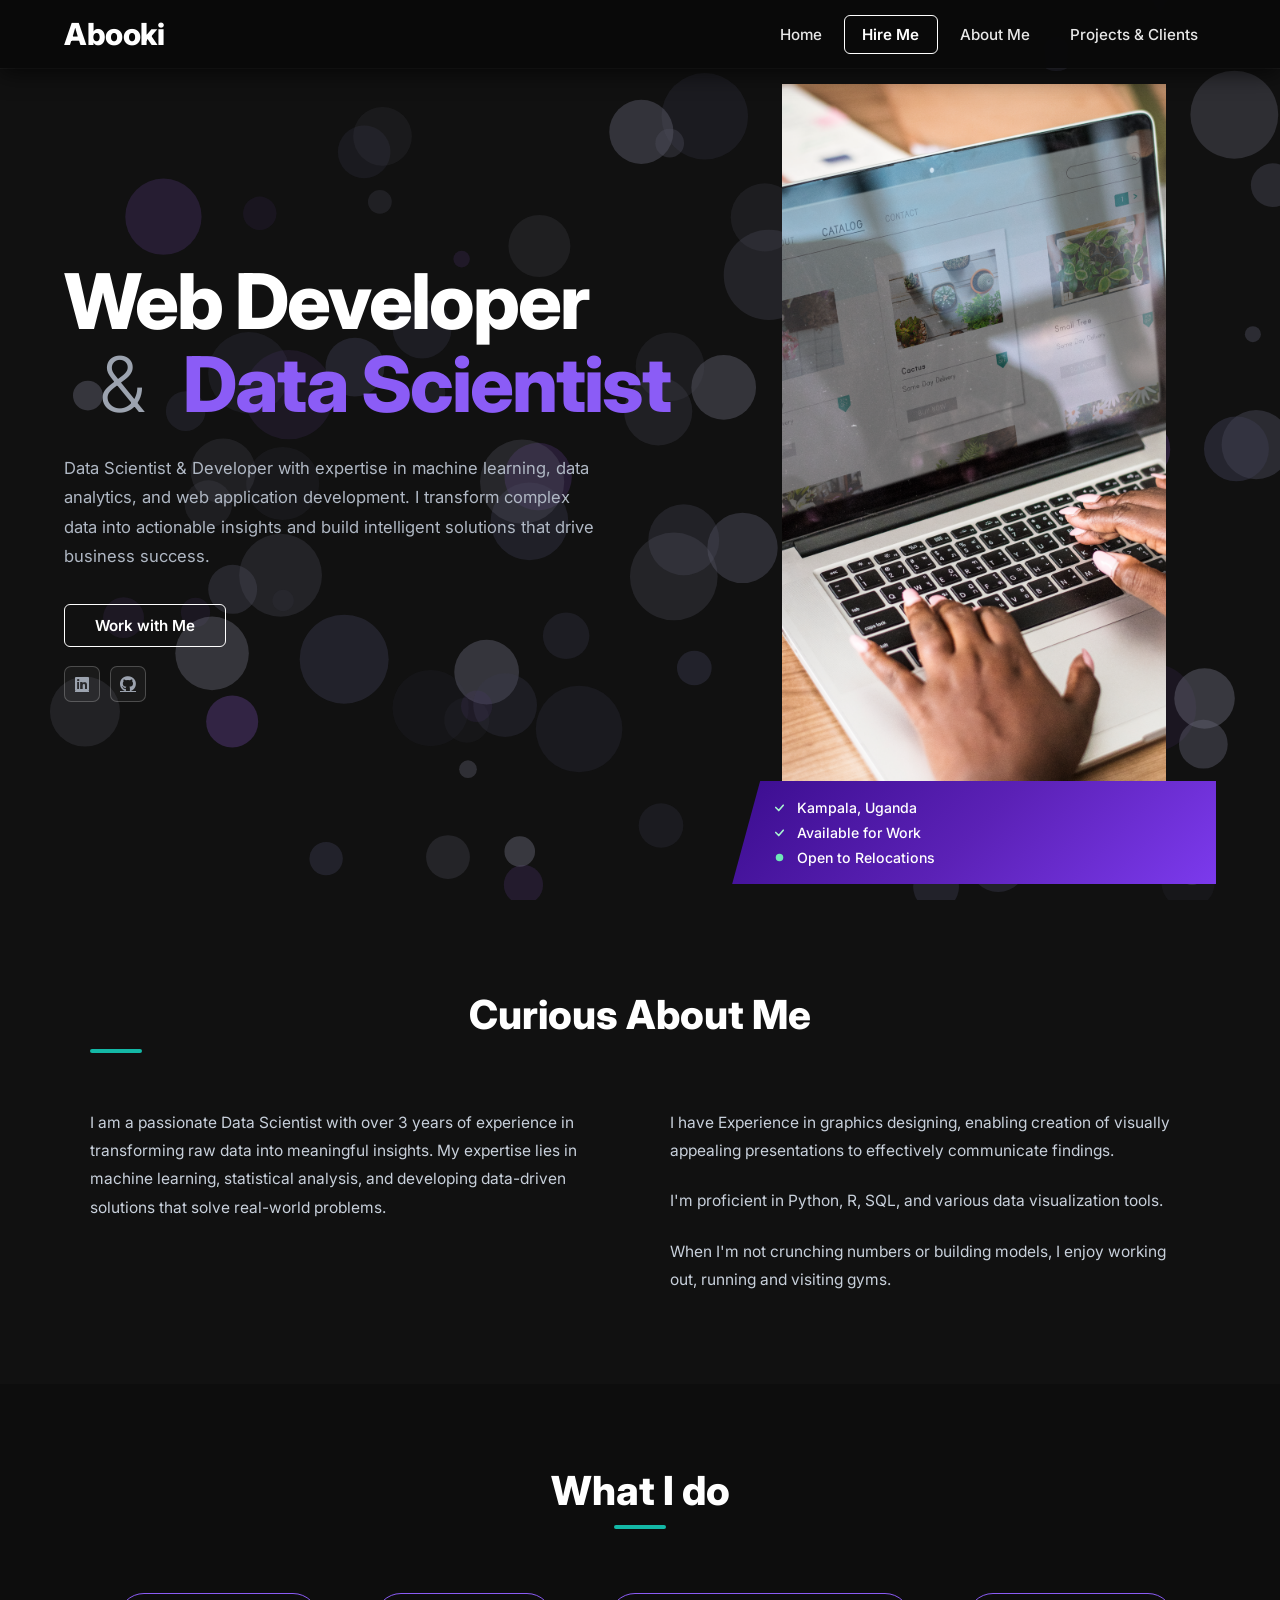
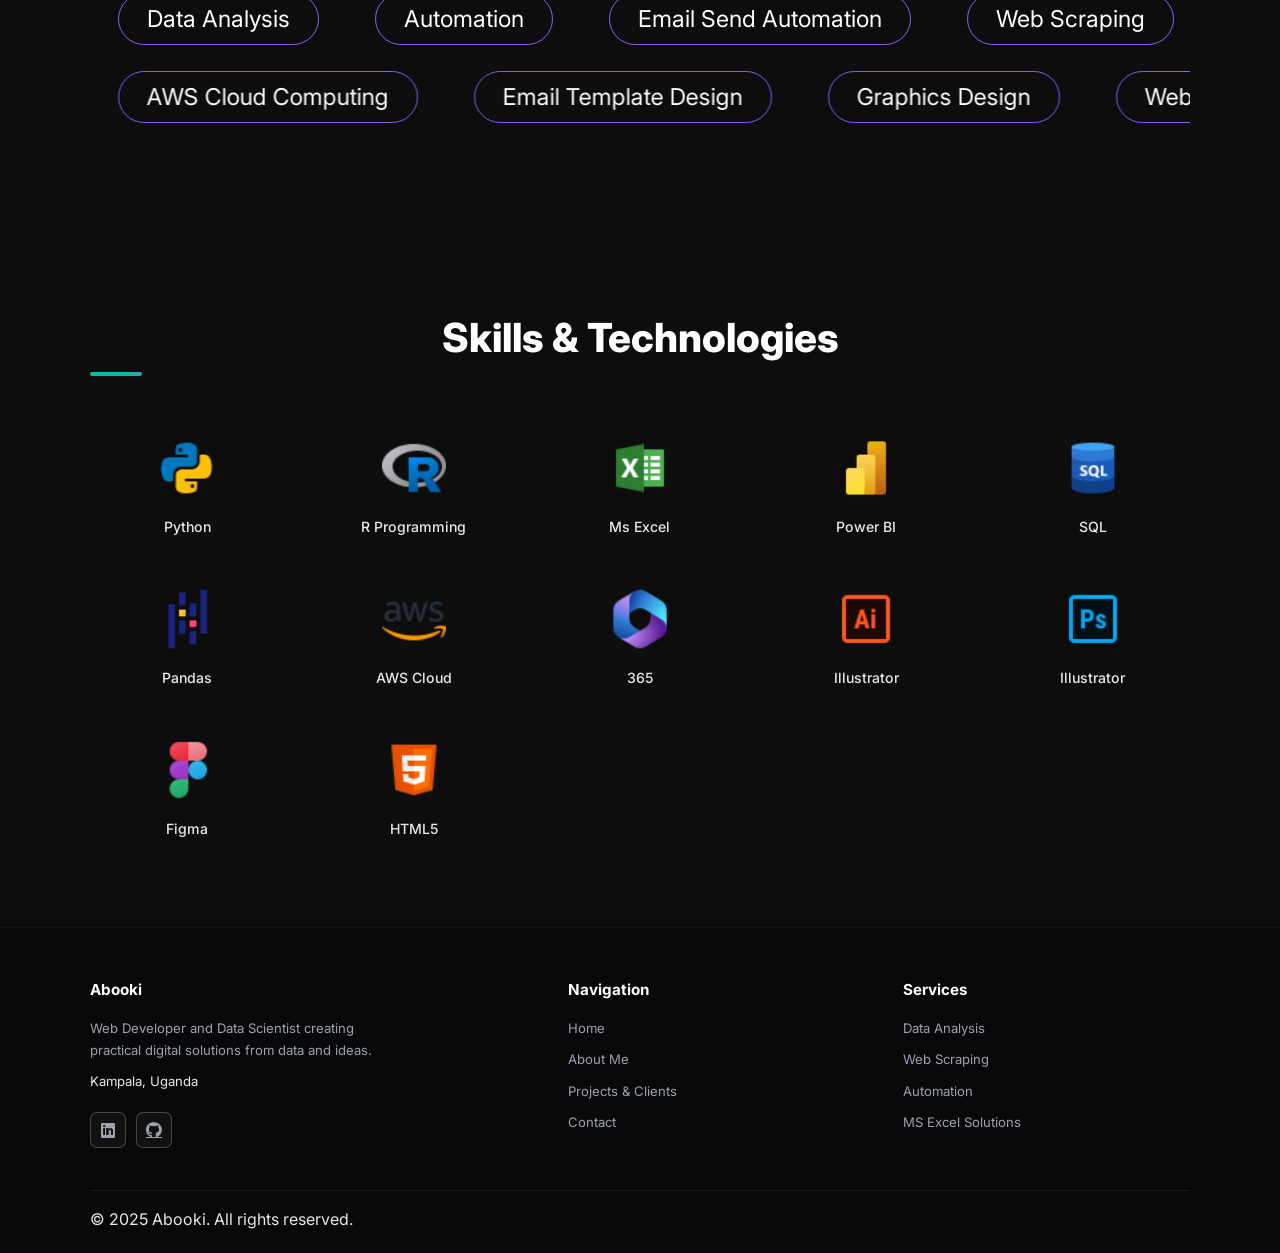
<file: index.html>
<!DOCTYPE html>
<html lang="en">
<head>
  <meta charset="UTF-8" />
  <meta name="viewport" content="width=device-width, initial-scale=1.0" />
  <title>Kunihira Joshua | Web Developer, Data Scientist & Freelance Analyst in Kampala, Uganda</title>
  <meta name="description" content="Kunihira Joshua is a freelance web developer and data scientist in Kampala, Uganda, offering web development, data analysis, dashboard design, automation, web scraping, and machine learning services for businesses and startups." />
  <meta name="keywords" content="web developer Uganda, freelance web developer Kampala, data scientist Uganda, data analyst Uganda, business dashboards, automation services, web scraping Uganda, Python developer Kampala, machine learning freelancer, Power BI expert, Excel automation, website design Uganda, IT consultant Uganda" />
  <meta name="author" content="Kunihira Joshua" />
  <meta name="robots" content="index, follow, max-image-preview:large, max-snippet:-1, max-video-preview:-1" />
  <meta name="theme-color" content="#0b1220" />
  <meta name="generator" content="HTML5" />
  <meta property="og:title" content="Kunihira Joshua | Web Developer & Data Scientist in Kampala, Uganda" />
  <meta property="og:description" content="Freelance web development, business dashboards, automation, and data science solutions for startups, SMEs, and growing brands in Uganda." />
  <meta property="og:type" content="website" />
  <meta property="og:url" content="/" />
  <meta property="og:image" content="images/laptop.jpg" />
  <meta property="og:locale" content="en_UG" />
  <meta property="og:site_name" content="Kunihira Joshua" />
  <meta name="twitter:card" content="summary_large_image" />
  <meta name="twitter:title" content="Kunihira Joshua | Web Developer & Data Scientist" />
  <meta name="twitter:description" content="Custom websites, analytics dashboards, automation, and AI-powered business solutions." />
  <meta name="twitter:image" content="images/laptop.jpg" />
  <link rel="preconnect" href="https://fonts.googleapis.com" />
  <link rel="preconnect" href="https://fonts.gstatic.com" crossorigin />
  <link href="https://fonts.googleapis.com/css2?family=Inter:wght@300;400;500;600;700;800;900&display=swap" rel="stylesheet" />
  <link rel="stylesheet" href="https://cdnjs.cloudflare.com/ajax/libs/font-awesome/6.5.1/css/all.min.css">
  <link rel="stylesheet" href="styles.css">
  <script type="application/ld+json">
    {
      "@context": "https://schema.org",
      "@type": "ProfessionalService",
      "name": "Kunihira Joshua",
      "alternateName": ["Kunihira Joshua Freelance Services", "Kunihira Joshua Tech Studio"],
      "description": "Freelance web developer and data scientist in Kampala, Uganda, helping businesses with web development, data analytics, automation, dashboard reporting, web scraping, and machine learning solutions.",
      "founder": {
        "@type": "Person",
        "name": "Kunihira Joshua"
      },
      "address": {
        "@type": "PostalAddress",
        "addressLocality": "Kampala",
        "addressCountry": "UG"
      },
      "areaServed": ["Kampala, Uganda", "Uganda", "East Africa", "Worldwide"],
      "email": "kunihirajoshua270@gmail.com",
      "url": "/",
      "priceRange": "$$",
      "paymentAccepted": ["Bank transfer", "Mobile money", "PayPal", "Cash"],
      "currenciesAccepted": "UGX",
      "sameAs": [
        "https://www.linkedin.com/in/kunihira-joshua",
        "https://github.com/200-4",
        "https://wa.me/message/ZIF7BYUHMMK7P1"
      ],
      "image": "images/laptop.jpg",
      "logo": "images/laptop.jpg",
      "contactPoint": {
        "@type": "ContactPoint",
        "contactType": "sales",
        "email": "kunihirajoshua270@gmail.com",
        "areaServed": ["Kampala, Uganda", "Uganda", "Worldwide"],
        "availableLanguage": ["English"]
      },
      "hasOfferCatalog": {
        "@type": "OfferCatalog",
        "name": "Abooki Services",
        "itemListElement": [
          { "@type": "Offer", "itemOffered": { "@type": "Service", "name": "Web Development", "provider": { "@type": "Organization", "name": "Abooki" }, "description": "Responsive business websites, portfolio websites, landing pages, and custom web applications built for performance and business growth." } },
          { "@type": "Offer", "itemOffered": { "@type": "Service", "name": "Data Analysis", "provider": { "@type": "Organization", "name": "Abooki" }, "description": "Business intelligence, KPI reporting, performance dashboards, trend analysis, and data-driven decision support." } },
          { "@type": "Offer", "itemOffered": { "@type": "Service", "name": "Automation", "provider": { "@type": "Organization", "name": "Abooki" }, "description": "Workflow automation, email automation, repetitive task optimization, and operational efficiency systems." } },
          { "@type": "Offer", "itemOffered": { "@type": "Service", "name": "Web Scraping", "provider": { "@type": "Organization", "name": "Abooki" }, "description": "Data extraction and structured collection solutions for research, reporting, and business intelligence." } },
          { "@type": "Offer", "itemOffered": { "@type": "Service", "name": "Dashboard Design", "provider": { "@type": "Organization", "name": "Abooki" }, "description": "Power BI, Excel, and custom dashboards designed for easier executive reporting and operational insight." } },
          { "@type": "Offer", "itemOffered": { "@type": "Service", "name": "Machine Learning Solutions", "provider": { "@type": "Organization", "name": "Abooki" }, "description": "Predictive analytics, customer churn models, sentiment analysis, and AI-powered business solutions." } }
        ]
      }
    }
  </script>
</head>
<body>

<!-- ══════════════════ NAVBAR ═══════════════════ -->
<nav id="navbar">
  <a href="index.html" class="nav-logo">Abooki</a>
  <button class="hamburger" id="hamburger" aria-label="Toggle menu" aria-expanded="false">
    <i class="fa-solid fa-bars"></i>
    <i class="fa-solid fa-xmark"></i>
  </button>
  <ul class="nav-links" id="nav-links">
    <li><a href="index.html">Home</a></li>
    <li><a href="contact.html" class="btn-hire">Hire Me</a></li>
    <li><a href="index.html#about">About Me</a></li>
    <li><a href="projects.html">Projects &amp; Clients</a></li>
  </ul>
</nav>


<!-- ═══════════════════ HERO ═══════════════════════ -->
<section id="home">
  <canvas id="circles-canvas"></canvas>

  <div class="hero-container">

    <!-- Left: text content -->
    <div class="hero-left reveal">
      <h1 class="hero-title">
        Web Developer
        <span class="second-line"><span class="amp">&amp;</span><span class="accent"> Data Scientist</span></span>
      </h1>
      <p class="hero-desc">
        Data Scientist &amp; Developer with expertise in machine learning, data analytics,
        and web application development. I transform complex data into actionable insights
        and build intelligent solutions that drive business success.
      </p>
      <a href="#contact" class="btn-work">Work with Me</a>
      <div class="social-icons">
        <!-- LinkedIn -->
        <a class="social-btn" href="www.linkedin.com/in/kunihira-joshua" title="LinkedIn" aria-label="LinkedIn">
          <i class="fa-brands fa-linkedin"></i>
        </a>
        <!-- GitHub -->
        <a class="social-btn" href="https://github.com/200-4" title="GitHub" aria-label="GitHub">
          <i class="fa-brands fa-github"></i>
        </a>
      </div>
    </div>

    <!-- Right: photo + banner -->
    <div class="hero-right reveal">
      <img
        src="images/laptop.jpg"
        alt="Abooki — Web Developer & Data Scientist"
        class="hero-photo"
      />
      <div class="hero-banner">
        <div class="banner-item">
          <svg viewBox="0 0 20 20" fill="none" class="banner-check">
            <path d="M5 10l4 4 6-7" stroke="currentColor" stroke-width="2.2" stroke-linecap="round" stroke-linejoin="round"/>
          </svg>
          Kampala, Uganda
        </div>
        <div class="banner-item">
          <svg viewBox="0 0 20 20" fill="none" class="banner-check">
            <path d="M5 10l4 4 6-7" stroke="currentColor" stroke-width="2.2" stroke-linecap="round" stroke-linejoin="round"/>
          </svg>
          Available for Work
        </div>
        <div class="banner-item">
          <svg viewBox="0 0 20 20" fill="none" class="banner-dot">
            <circle cx="10" cy="10" r="5" fill="currentColor"/>
          </svg>
          Open to Relocations
        </div>
      </div>
    </div>

  </div>
</section>

<!-- ═══════════════ CURIOUS ABOUT ME ═════════════════ -->
<section id="about">
  <div class="curious-inner">
    <div class="section-header reveal">
      <h2>Curious About Me</h2>
      <span class="section-underline"></span>
    </div>
    <div class="curious-grid">
      <div class="curious-col reveal">
        <p>
          I am a passionate Data Scientist with over 3 years of experience in
          transforming raw data into meaningful insights. My expertise lies in
          machine learning, statistical analysis, and developing data-driven
          solutions that solve real-world problems.
        </p>
      </div>
      <div class="curious-col reveal">
        <p>
          I have Experience in graphics designing, enabling creation of visually
          appealing presentations to effectively communicate findings.
        </p>
        <p>
          I'm proficient in Python, R, SQL, and various data visualization tools.
        </p>
        <p>
          When I'm not crunching numbers or building models, I enjoy working
          out, running and visiting gyms.
        </p>
      </div>
    </div>
  </div>
</section>

<!-- ═══════════════ WHAT I DO ══════════════════════════ -->
<section id="services">
  <div class="services-inner">
    <div class="section-header reveal">
      <h2>What I do</h2>
      <span class="section-underline"></span>
    </div>
    <div class="services-marquee" aria-label="Services offered">
      <div class="services-track services-track-right">
        <div class="services-group">
          <span class="service-pill">Data Analysis</span>
          <span class="service-pill">Automation</span>
          <span class="service-pill">Email Send Automation</span>
          <span class="service-pill">Web Scraping</span>
        </div>
        <div class="services-group" aria-hidden="true">
          <span class="service-pill">Data Analysis</span>
          <span class="service-pill">Automation</span>
          <span class="service-pill">Email Send Automation</span>
          <span class="service-pill">Web Scraping</span>
        </div>
      </div>
      <div class="services-track services-track-left">
        <div class="services-group">
          <span class="service-pill">AWS Cloud Computing</span>
          <span class="service-pill">Email Template Design</span>
          <span class="service-pill">Graphics Design</span>
          <span class="service-pill">Web Design</span>
        </div>
        <div class="services-group" aria-hidden="true">
          <span class="service-pill">AWS Cloud Computing</span>
          <span class="service-pill">Email Template Design</span>
          <span class="service-pill">Graphics Design</span>
          <span class="service-pill">Web Design</span>
        </div>
      </div>
    </div>
  </div>
</section>

<!-- ═══════════════ SKILLS & TECHNOLOGIES ════════════ -->
<section id="skills">
  <div class="skills-inner">
    <div class="section-header reveal">
      <h2>Skills &amp; Technologies</h2>
      <span class="section-underline"></span>
    </div>
    <div class="skills-grid">

      <!-- Row 1 -->
      <div class="skill-card reveal">
        <div class="skill-icon">
          <!-- Python SVG -->
          <img src="images/icons8-python-48.png" alt="Python Programming">
        </div>
        <span class="skill-label">Python</span>
      </div>

      <div class="skill-card reveal">
        <div class="skill-icon">
          <!-- R Programming SVG -->
           <img src="images/icons8-r-project-48.png" alt="R programming">
        </div>
        <span class="skill-label">R Programming</span>
      </div>

      <div class="skill-card reveal">
        <div class="skill-icon">
          <!-- MS Excel -->
          <img src="images/icons8-microsoft-excel-48.png" alt="MS Excel">
        </div>
        <span class="skill-label">Ms Excel</span>
      </div>

      <div class="skill-card reveal">
        <div class="skill-icon">
          <!-- Power BI -->
          <img src="images/icons8-power-bi-2021-48.png" alt="power bi">
        </div>
        <span class="skill-label">Power BI</span>
      </div>

      <div class="skill-card reveal">
        <div class="skill-icon">
          <!-- SQL -->
          <img src="images/icons8-sql-48.png" alt="">
        </div>
        <span class="skill-label">SQL</span>
      </div>

      <!-- Row 2 -->
      <div class="skill-card reveal">
        <div class="skill-icon">
          <!-- Pandas -->
          <img src="images/icons8-pandas-48.png" alt="pandas">
        </div>
        <span class="skill-label">Pandas</span>
      </div>

      <div class="skill-card reveal">
        <div class="skill-icon">
          <!-- AWS Cloud -->
          <img src="images/icons8-aws-48.png" alt="AWS Cloud">
        </div>
        <span class="skill-label">AWS Cloud</span>
      </div>

      <div class="skill-card reveal">
        <div class="skill-icon">
          <!-- Microsoft 365 -->
          <img src="images/icons8-microsoft-365-48.png" alt="Office 365">
        </div>
        <span class="skill-label">365</span>
      </div>

      <div class="skill-card reveal">
        <div class="skill-icon">
          <!-- illustrator -->
          <img src="images/icons8-adobe-illustrator-48.png" alt="">
        </div>
        <span class="skill-label">Illustrator</span>
      </div>

      <div class="skill-card reveal">
        <div class="skill-icon">
          <!-- Photoshop -->
          <img src="images/icons8-adobe-photoshop-48.png" alt="">
        </div>
        <span class="skill-label">Illustrator</span>
      </div>

      <!-- Row 3 -->
      <div class="skill-card reveal">
        <div class="skill-icon">
          <!-- Figma -->
          <img src="images/icons8-figma-48.png" alt="Figma">
        </div>
        <span class="skill-label">Figma</span>
      </div>

      <div class="skill-card reveal">
        <div class="skill-icon">
          <!-- HTML5 -->
          <img src="images/icons8-html5-48.png" alt="">
        </div>
        <span class="skill-label">HTML5</span>
      </div>

      
    </div><!-- /skills-grid -->
  </div>
</section>
<!-- ═══════════════ FOOTER ════════════════════════════ -->
<footer>
  <div class="footer-content">
    <div class="footer-column footer-about">
      <h3>Abooki</h3>
      <p>Web Developer and Data Scientist creating practical digital solutions from data and ideas.</p>
      <p class="footer-location">Kampala, Uganda</p>
      <div class="footer-social">
        <a class="social-btn" href="www.linkedin.com/in/kunihira-joshua" title="LinkedIn" aria-label="LinkedIn">
          <i class="fa-brands fa-linkedin"></i>
        </a>
        <a class="social-btn" href="https://github.com/200-4" title="GitHub" aria-label="GitHub">
          <i class="fa-brands fa-github"></i>
        </a>
      </div>
    </div>
    <div class="footer-column">
      <h3>Navigation</h3>
      <ul class="footer-list">
        <li><a href="index.html">Home</a></li>
        <li><a href="index.html#about">About Me</a></li>
        <li><a href="projects.html">Projects &amp; Clients</a></li>
        <li><a href="contact.html">Contact</a></li>
      </ul>
    </div>
    <div class="footer-column">
      <h3>Services</h3>
      <ul class="footer-list">
        <li>Data Analysis</li>
        <li>Web Scraping</li>
        <li>Automation</li>
        <li>MS Excel Solutions</li>
      </ul>
    </div>
  </div>
  <div class="footer-bottom"><p>© 2025 Abooki. All rights reserved.</p></div>
</footer>
<!-- ═══════════════ JAVASCRIPT ════════════════════════ -->
<script src="scripts.js"></script>

</body>
</html>
</file>
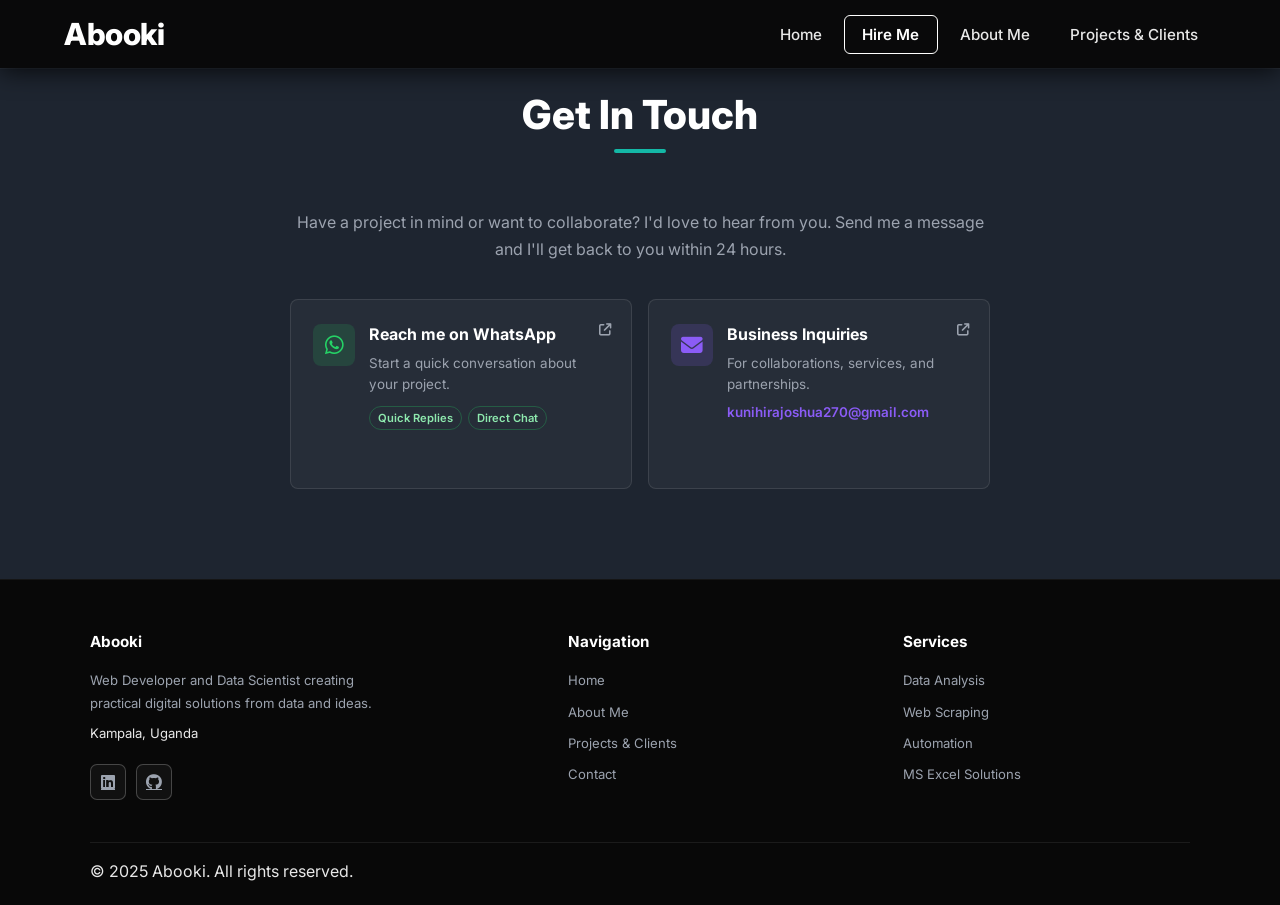
<file: contact.html>
<!DOCTYPE html>
<html lang="en">
<head>
  <meta charset="UTF-8" />
  <meta name="viewport" content="width=device-width, initial-scale=1.0" />
  <title>Hire Kunihira Joshua | Web Developer & Data Scientist | IT in Uganda</title>
  <meta name="description" content="Hire Kunihira Joshua for web development, data analysis, automation, dashboard design, web scraping, and machine learning projects in Kampala, Uganda." />
  <meta name="keywords" content="hire web developer Uganda, freelance data scientist Kampala, data analyst for hire, web scraping services, automation consultant Uganda, machine learning freelancer, dashboard developer, website designer Kampala" />
  <meta name="author" content="Kunihira Joshua" />
  <meta name="robots" content="index, follow" />
  <meta property="og:title" content="Hire Kunihira Joshua | Freelance Web Developer & Data Scientist in Kampala" />
  <meta property="og:description" content="I build websites, dashboards, automation workflows, and data solutions for businesses in Uganda and beyond." />
  <meta property="og:type" content="website" />
  <meta property="og:url" content="/contact.html" />
  <meta property="og:image" content="images/laptop.jpg" />
  <meta name="twitter:card" content="summary_large_image" />
  <link rel="preconnect" href="https://fonts.googleapis.com" />
  <link rel="preconnect" href="https://fonts.gstatic.com" crossorigin />
  <link href="https://fonts.googleapis.com/css2?family=Inter:wght@300;400;500;600;700;800;900&display=swap" rel="stylesheet" />
  <link rel="stylesheet" href="https://cdnjs.cloudflare.com/ajax/libs/font-awesome/6.5.1/css/all.min.css">
  <link rel="stylesheet" href="styles.css">
  <script type="application/ld+json">
    {
      "@context": "https://schema.org",
      "@type": "ContactPage",
      "name": "Hire Abooki",
      "description": "Contact Abooki for freelance web development, data analysis, automation, dashboard reporting, and machine learning projects in Kampala, Uganda.",
      "mainEntity": {
        "@type": "ProfessionalService",
        "name": "Abooki",
        "alternateName": "Abooki Freelance Services",
        "email": "kunihirajoshua270@gmail.com",
        "areaServed": ["Kampala, Uganda", "Uganda", "East Africa", "Worldwide"],
        "address": {
          "@type": "PostalAddress",
          "addressLocality": "Kampala",
          "addressCountry": "UG"
        },
        "contactPoint": {
          "@type": "ContactPoint",
          "contactType": "sales",
          "email": "kunihirajoshua270@gmail.com",
          "availableLanguage": ["English"]
        },
        "sameAs": [
          "https://www.linkedin.com/in/kunihira-joshua",
          "https://github.com/200-4",
          "https://wa.me/message/ZIF7BYUHMMK7P1"
        ]
      }
    }
  </script>
</head>
<body>

<!-- ══════════════════ NAVBAR ═══════════════════ -->
<nav id="navbar">
  <a href="index.html" class="nav-logo">Abooki</a>
  <button class="hamburger" id="hamburger" aria-label="Toggle menu" aria-expanded="false">
    <i class="fa-solid fa-bars"></i>
  </button>
  <ul class="nav-links" id="nav-links">
    <li><a href="index.html">Home</a></li>
    <li><a href="contact.html" class="btn-hire">Hire Me</a></li>
    <li><a href="index.html#about">About Me</a></li>
    <li><a href="projects.html">Projects &amp; Clients</a></li>
  </ul>
</nav>

<!-- ═══════════════ CONTACT ═══════════════════════════ -->
<section id="contact">
  <div class="contact-inner">
    <div class="section-header reveal">
      <h2>Get In Touch</h2>
      <span class="section-underline" style="margin: 10px auto 0;"></span>
    </div>
    <p>
      Have a project in mind or want to collaborate? I'd love to hear from you.
      Send me a message and I'll get back to you within 24 hours.
    </p>
    <div class="contact-options">
      <a class="contact-card reveal" href="https://wa.me/message/ZIF7BYUHMMK7P1" target="_blank" rel="noopener noreferrer">
        <span class="contact-card-icon whatsapp-icon"><i class="fa-brands fa-whatsapp"></i></span>
        <span class="contact-card-content">
          <span class="contact-card-title">Reach me on WhatsApp</span>
          <span class="contact-card-description">Start a quick conversation about your project.</span>
          <span class="contact-card-tags">
            <span>Quick Replies</span>
            <span>Direct Chat</span>
          </span>
        </span>
        <i class="fa-solid fa-arrow-up-right-from-square contact-card-arrow"></i>
      </a>
      <a class="contact-card reveal" href="mailto:kunihirajoshua270@gmail.com">
        <span class="contact-card-icon email-icon"><i class="fa-solid fa-envelope"></i></span>
        <span class="contact-card-content">
          <span class="contact-card-title">Business Inquiries</span>
          <span class="contact-card-description">For collaborations, services, and partnerships.</span>
          <span class="contact-card-email">kunihirajoshua270@gmail.com</span>
        </span>
        <i class="fa-solid fa-arrow-up-right-from-square contact-card-arrow"></i>
      </a>
    </div>
  </div>
</section>
<!-- ═══════════════ FOOTER ════════════════════════════ -->
<footer>
  <div class="footer-content">
    <div class="footer-column footer-about">
      <h3>Abooki</h3>
      <p>Web Developer and Data Scientist creating practical digital solutions from data and ideas.</p>
      <p class="footer-location">Kampala, Uganda</p>
      <div class="footer-social">
        <a class="social-btn" href="www.linkedin.com/in/kunihira-joshua" title="LinkedIn" aria-label="LinkedIn">
          <i class="fa-brands fa-linkedin"></i>
        </a>
        <a class="social-btn" href="https://github.com/200-4" title="GitHub" aria-label="GitHub">
          <i class="fa-brands fa-github"></i>
        </a>
      </div>
    </div>
    <div class="footer-column">
      <h3>Navigation</h3>
      <ul class="footer-list">
        <li><a href="index.html">Home</a></li>
        <li><a href="index.html#about">About Me</a></li>
        <li><a href="projects.html">Projects &amp; Clients</a></li>
        <li><a href="contact.html">Contact</a></li>
      </ul>
    </div>
    <div class="footer-column">
      <h3>Services</h3>
      <ul class="footer-list">
        <li>Data Analysis</li>
        <li>Web Scraping</li>
        <li>Automation</li>
        <li>MS Excel Solutions</li>
      </ul>
    </div>
  </div>
  <div class="footer-bottom"><p>© 2025 Abooki. All rights reserved.</p></div>
</footer>
<!-- ═══════════════ JAVASCRIPT ════════════════════════ -->
<script src="scripts.js"></script>

</body>
</html>
</file>
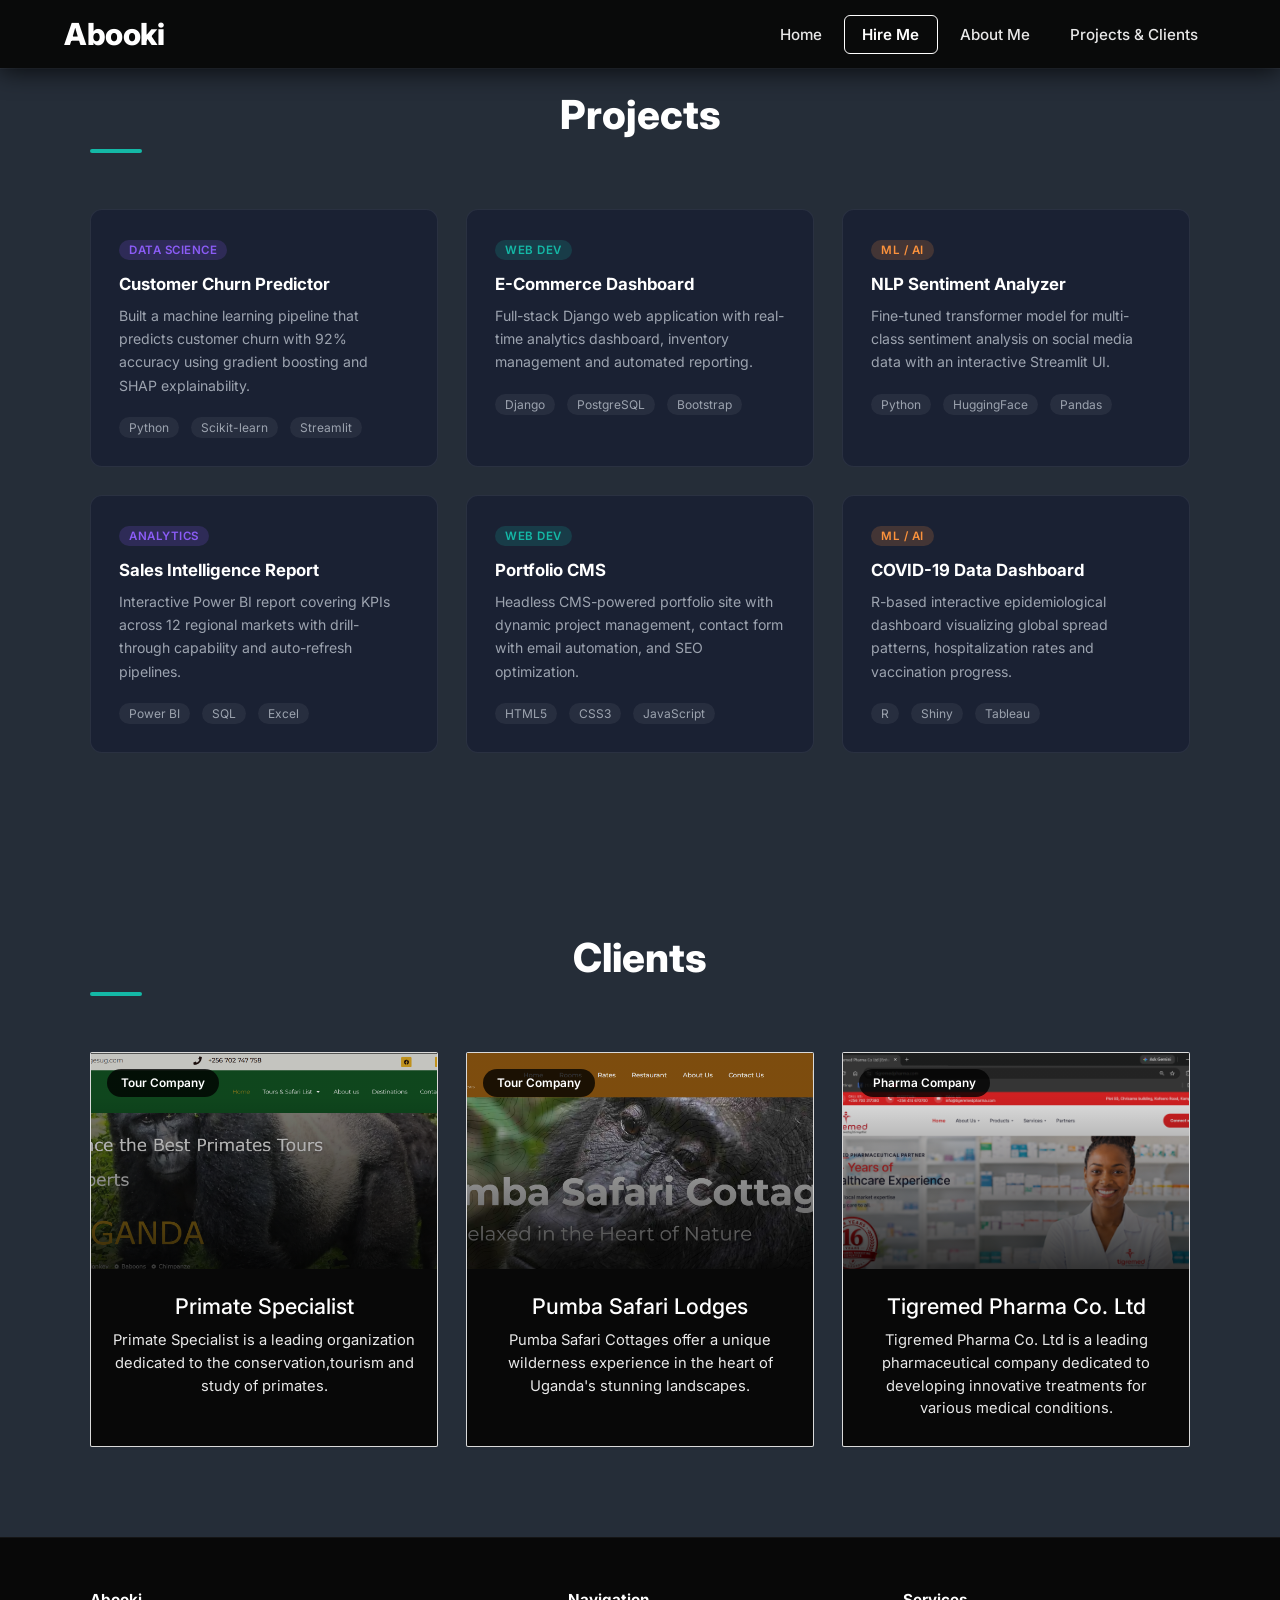
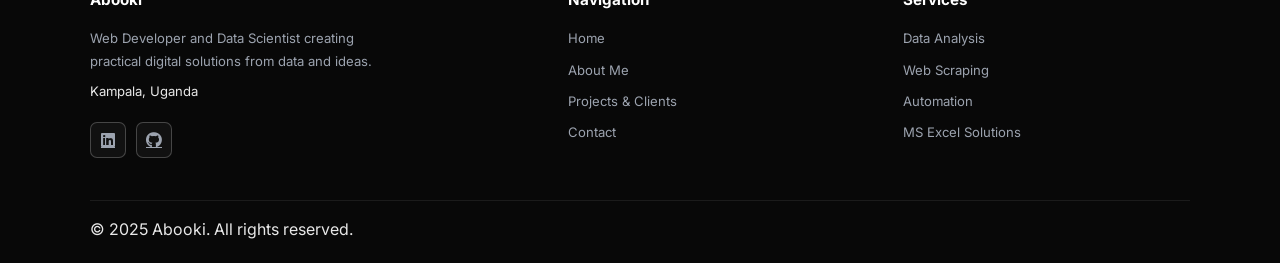
<file: projects.html>
<!DOCTYPE html>
<html lang="en">
<head>
  <meta charset="UTF-8" />
  <meta name="viewport" content="width=device-width, initial-scale=1.0" />
  <title>Abooki Projects | Web Development, Data Science & Analytics Work</title>
  <meta name="description" content="Explore Abooki projects including web applications, dashboards, machine learning models, analytics reports, and automation solutions for businesses." />
  <meta name="keywords" content="Abooki projects, web development portfolio, data science portfolio, analytics dashboard projects, machine learning projects, automation solutions, freelance developer portfolio Uganda" />
  <meta name="author" content="Abooki" />
  <meta name="robots" content="index, follow" />
  <meta property="og:title" content="Abooki Projects | Web Development & Data Science" />
  <meta property="og:description" content="Examples of business websites, data dashboards, AI models, and automation work delivered by Abooki." />
  <meta property="og:type" content="website" />
  <meta property="og:url" content="/projects.html" />
  <meta property="og:image" content="images/laptop.jpg" />
  <meta name="twitter:card" content="summary_large_image" />
  <link rel="preconnect" href="https://fonts.googleapis.com" />
  <link rel="preconnect" href="https://fonts.gstatic.com" crossorigin />
  <link href="https://fonts.googleapis.com/css2?family=Inter:wght@300;400;500;600;700;800;900&display=swap" rel="stylesheet" />
  <link rel="stylesheet" href="https://cdnjs.cloudflare.com/ajax/libs/font-awesome/6.5.1/css/all.min.css">
  <link rel="stylesheet" href="styles.css">
  <script type="application/ld+json">
    {
      "@context": "https://schema.org",
      "@type": "CollectionPage",
      "name": "Abooki Projects",
      "description": "Portfolio of web development, analytics, dashboard, automation, and machine learning projects completed for businesses in Uganda and beyond.",
      "author": {
        "@type": "Person",
        "name": "Kunihira Joshua",
        "jobTitle": "Web Developer and Data Scientist",
        "description": "Freelance technology specialist building business websites, dashboards, and data-driven experiences for clients across Uganda and internationally."
      },
      "about": {
        "@type": "ProfessionalService",
        "name": "Kunihira Joshua",
        "alternateName": "Kunihira Joshua Freelance Services",
        "email": "kunihirajoshua270@gmail.com",
        "areaServed": ["Kampala, Uganda", "Uganda", "East Africa", "Worldwide"],
        "sameAs": [
          "https://www.linkedin.com/in/kunihira-joshua",
          "https://github.com/200-4",
          "https://wa.me/message/ZIF7BYUHMMK7P1"
        ]
      }
    }
  </script>
</head>
<body>

<!-- ══════════════════ NAVBAR ═══════════════════ -->
<nav id="navbar">
  <a href="index.html" class="nav-logo">Abooki</a>
  <button class="hamburger" id="hamburger" aria-label="Toggle menu" aria-expanded="false">
    <i class="fa-solid fa-bars"></i>
  </button>
  <ul class="nav-links" id="nav-links">
    <li><a href="index.html">Home</a></li>
    <li><a href="contact.html" class="btn-hire">Hire Me</a></li>
    <li><a href="index.html#about">About Me</a></li>
    <li><a href="projects.html">Projects &amp; Clients</a></li>
  </ul>
</nav>

<!-- ═══════════════ PROJECTS ═════════════════════════ -->
<section id="projects">
  <div class="projects-inner">
    <div class="section-header reveal">
      <h2>Projects</h2>
      <span class="section-underline"></span>
    </div>
    <div class="projects-grid">

      <div class="project-card reveal">
        <span class="project-tag tag-data">Data Science</span>
        <h3>Customer Churn Predictor</h3>
        <p>Built a machine learning pipeline that predicts customer churn with 92% accuracy using gradient boosting and SHAP explainability.</p>
        <div class="project-footer">
          <span class="tech-pill">Python</span>
          <span class="tech-pill">Scikit-learn</span>
          <span class="tech-pill">Streamlit</span>
        </div>
      </div>

      <div class="project-card reveal">
        <span class="project-tag tag-web">Web Dev</span>
        <h3>E-Commerce Dashboard</h3>
        <p>Full-stack Django web application with real-time analytics dashboard, inventory management and automated reporting.</p>
        <div class="project-footer">
          <span class="tech-pill">Django</span>
          <span class="tech-pill">PostgreSQL</span>
          <span class="tech-pill">Bootstrap</span>
        </div>
      </div>

      <div class="project-card reveal">
        <span class="project-tag tag-ml">ML / AI</span>
        <h3>NLP Sentiment Analyzer</h3>
        <p>Fine-tuned transformer model for multi-class sentiment analysis on social media data with an interactive Streamlit UI.</p>
        <div class="project-footer">
          <span class="tech-pill">Python</span>
          <span class="tech-pill">HuggingFace</span>
          <span class="tech-pill">Pandas</span>
        </div>
      </div>

      <div class="project-card reveal">
        <span class="project-tag tag-data">Analytics</span>
        <h3>Sales Intelligence Report</h3>
        <p>Interactive Power BI report covering KPIs across 12 regional markets with drill-through capability and auto-refresh pipelines.</p>
        <div class="project-footer">
          <span class="tech-pill">Power BI</span>
          <span class="tech-pill">SQL</span>
          <span class="tech-pill">Excel</span>
        </div>
      </div>

      <div class="project-card reveal">
        <span class="project-tag tag-web">Web Dev</span>
        <h3>Portfolio CMS</h3>
        <p>Headless CMS-powered portfolio site with dynamic project management, contact form with email automation, and SEO optimization.</p>
        <div class="project-footer">
          <span class="tech-pill">HTML5</span>
          <span class="tech-pill">CSS3</span>
          <span class="tech-pill">JavaScript</span>
        </div>
      </div>

      <div class="project-card reveal">
        <span class="project-tag tag-ml">ML / AI</span>
        <h3>COVID-19 Data Dashboard</h3>
        <p>R-based interactive epidemiological dashboard visualizing global spread patterns, hospitalization rates and vaccination progress.</p>
        <div class="project-footer">
          <span class="tech-pill">R</span>
          <span class="tech-pill">Shiny</span>
          <span class="tech-pill">Tableau</span>
        </div>
      </div>

    </div>
  </div>
</section>

<!-- ═══════════════ CLIENTS ═══════════════════════════ -->
<section id="clients">
  <div class="clients-inner">
    <div class="section-header reveal">
      <h2>Clients</h2>
      <span class="section-underline"></span>
    </div>
    <div class="clients-grid">
      <article class="client-card reveal">
        <div class="client-image-wrap">
          <img src="images/primatespecialist.png" alt="Primate Specialist">
          <span class="client-image-label">Tour Company</span>
        </div>
        <div class="client-info">
          <h3>Primate Specialist</h3>
          <p>Primate Specialist is a leading organization dedicated to the conservation,tourism and study of primates.</p>
        </div>
      </article>

      <article class="client-card reveal">
        <div class="client-image-wrap">
          <img src="images/pumba_safari_cottages.png" alt="Pumba Safari Cottages">
          <span class="client-image-label">Tour Company</span>
        </div>
        <div class="client-info">
          <h3>Pumba Safari Lodges</h3>
          <p>Pumba Safari Cottages offer a unique wilderness experience in the heart of Uganda's stunning landscapes.</p>
        </div>
      </article>

      <article class="client-card reveal">
        <div class="client-image-wrap">
          <img src="images/tigremed.png" alt="Tigremed Pharma Co. Ltd">
          <span class="client-image-label">Pharma Company</span>
        </div>
        <div class="client-info">
          <h3>Tigremed Pharma Co. Ltd</h3>
          <p>Tigremed Pharma Co. Ltd is a leading pharmaceutical company dedicated to developing innovative treatments for various medical conditions.</p>
        </div>
      </article>
    </div>
  </div>
</section>

<!-- ═══════════════ FOOTER ════════════════════════════ -->
<footer>
  <div class="footer-content">
    <div class="footer-column footer-about">
      <h3>Abooki</h3>
      <p>Web Developer and Data Scientist creating practical digital solutions from data and ideas.</p>
      <p class="footer-location">Kampala, Uganda</p>
      <div class="footer-social">
        <a class="social-btn" href="www.linkedin.com/in/kunihira-joshua" title="LinkedIn" aria-label="LinkedIn">
          <i class="fa-brands fa-linkedin"></i>
        </a>
        <a class="social-btn" href="https://github.com/200-4" title="GitHub" aria-label="GitHub">
          <i class="fa-brands fa-github"></i>
        </a>
      </div>
    </div>
    <div class="footer-column">
      <h3>Navigation</h3>
      <ul class="footer-list">
        <li><a href="index.html">Home</a></li>
        <li><a href="index.html#about">About Me</a></li>
        <li><a href="projects.html">Projects &amp; Clients</a></li>
        <li><a href="contact.html">Contact</a></li>
      </ul>
    </div>
    <div class="footer-column">
      <h3>Services</h3>
      <ul class="footer-list">
        <li>Data Analysis</li>
        <li>Web Scraping</li>
        <li>Automation</li>
        <li>MS Excel Solutions</li>
      </ul>
    </div>
  </div>
  <div class="footer-bottom"><p>© 2025 Abooki. All rights reserved.</p></div>
</footer>
<!-- ═══════════════ JAVASCRIPT ════════════════════════ -->
<script src="scripts.js"></script>

</body>
</html>
</file>
<file: styles.css>
/* ─── RESET & BASE ─────────────────────────────────────────── */
*, *::before, *::after { margin: 0; padding: 0; box-sizing: border-box; }
:root {
    --purple:   #8b5cf6;
    --purple-d: #6d28d9;
    --teal:     #14b8a6;
    --dark:     #0d0d0d;
    --dark2:    #111111;
    --charcoal: #1e2530;
    --charcoal2:#252d38;
    --text:     #e8e8e8;
    --muted:    #9ca3af;
    --white:    #ffffff;
    --nav-h:    68px;
}

html { scroll-behavior: smooth; }

body {
    font-family: 'Inter', sans-serif;
    background: var(--dark);
    color: var(--text);
    overflow-x: hidden;
}

/* ─── NAVBAR ───────────────────────────────────────────────── */
nav {
    position: fixed;
    top: 0; left: 0; right: 0;
    height: var(--nav-h);
    background: rgba(10,10,10,0.98);
    backdrop-filter: blur(8px);
    box-shadow: 0 4px 28px rgba(0,0,0,0.8), 0 1px 0 rgba(255,255,255,0.06);
    display: flex;
    align-items: center;
    justify-content: space-between;
    gap: 12px;
    padding: 0 clamp(20px, 5%, 80px);
    z-index: 2000;
}

.nav-logo {
    position: relative;
    z-index: 2;
    font-size: clamp(1.4rem, 2.5vw, 1.9rem);
    font-weight: 800;
    color: var(--white);
    letter-spacing: -0.5px;
    text-decoration: none;
    flex-shrink: 0;
    line-height: 1;
}

.nav-links {
    display: flex;
    align-items: center;
    gap: 4px;
    list-style: none;
}

.nav-links a {
    color: var(--text);
    text-decoration: none;
    font-size: clamp(0.82rem, 1.2vw, 0.95rem);
    font-weight: 500;
    padding: 9px clamp(10px, 1.4vw, 22px);
    border-radius: 4px;
    transition: color 0.25s;
    white-space: nowrap;
}

.nav-links a:hover { color: var(--white); }

.nav-links .btn-hire {
    border: 1.5px solid var(--white);
    border-radius: 6px;
    color: var(--white);
    font-weight: 600;
    transition: background 0.25s, color 0.25s;
}

.nav-links .btn-hire:hover {
    background: var(--white);
    color: #000;
}
/* Hamburger */
.hamburger {
    display: none;
    position: relative;
    z-index: 3;
    align-items: center;
    justify-content: center;
    cursor: pointer;
    padding: 8px;
    width: 40px;
    height: 40px;
    background: none;
    border: none;
    color: var(--white);
    font-size: 1.4rem;
    line-height: 1;
}

.hamburger .fa-bars,
.hamburger .fa-xmark {
    position: absolute;
    transition: opacity 0.25s ease, transform 0.25s ease;
}

.hamburger .fa-xmark {
    opacity: 0;
    transform: rotate(-90deg);
}

.hamburger.open .fa-bars {
    opacity: 0;
    transform: rotate(90deg);
}

.hamburger.open .fa-xmark {
    opacity: 1;
    transform: rotate(0deg);
}

/* ─── HERO ─────────────────────────────────────────────────── */
#home {
    position: relative;
    height: 100vh;
    min-height: 580px;
    background: var(--dark2);
    display: flex;
    align-items: stretch;
    padding-top: var(--nav-h);
    overflow: hidden;
}

/* Animated circles canvas */
#circles-canvas {
    position: absolute;
    inset: 0;
    width: 100%; height: 100%;
    pointer-events: none;
    z-index: 0;
}

/* Two-column flex — left: content, right: photo with space */
.hero-container {
    position: relative;
    z-index: 1;
    width: 100%;
    display: flex;
    align-items: center;       /* vertically centre both columns */
    padding: 0 5%;
    gap: 0;
}

/* ── LEFT COLUMN — 58% width, content top-aligned then centred */
.hero-left {
    flex: 0 0 58%;
    display: flex;
    flex-direction: column;
    justify-content: center;
    padding-right: 4%;
}

/* Massive title matching match.png scale */
.hero-title {
    font-size: clamp(3rem, 6vw, 5.2rem);
    font-weight: 800;
    color: var(--white);
    line-height: 1.08;
    letter-spacing: -2px;
    padding-top: 15px;
}

.hero-title .accent { color: var(--purple); }

/* "& Data Scientist" line — indented right (staircase) */
.hero-title .second-line {
    display: block;
    padding-left: clamp(1.4rem, 2.8vw, 2.8rem);
}

.hero-title .amp {
    color: var(--muted);
    font-weight: 300;
    margin-right: 0.35em;
}

.hero-desc {
    margin-top: clamp(20px, 3vh, 36px);
    font-size: clamp(0.95rem, 1.3vw, 1.08rem);
    line-height: 1.78;
    color: #b0b8c4;
    max-width: 540px;
}

.btn-work {
    display: inline-block;
    margin-top: clamp(24px, 3.5vh, 44px);
    padding: 11px 30px;
    border: 1.5px solid var(--white);
    border-radius: 6px;
    color: var(--white);
    font-weight: 600;
    font-size: 0.95rem;
    text-decoration: none;
    transition: background 0.25s, color 0.25s;
    cursor: pointer;
    background: transparent;
    align-self: flex-start;
}

.btn-work:hover {
    background: var(--purple);
    border-color: var(--purple);
    color: var(--white);
}

.social-icons {
    display: flex;
    gap: 10px;
    margin-top: clamp(16px, 2.2vh, 26px);
    padding-bottom: 20px;
}

.social-btn {
    display: flex;
    align-items: center;
    justify-content: center;
    width: 36px; height: 36px;
    border: 1.5px solid rgba(255,255,255,0.22);
    border-radius: 7px;
    color: var(--muted);
    transition: border-color 0.25s, color 0.25s, background 0.25s;
    cursor: pointer;
    background: rgba(255,255,255,0.04);
}

.social-btn:hover {
    border-color: var(--purple);
    color: var(--purple);
    background: rgba(139,92,246,0.12);
}

.social-btn svg { width: 17px; height: 17px; fill: currentColor; }

/* ── RIGHT COLUMN — 42%, photo centred with breathing room */
.hero-right {
    flex: 0 0 42%;
    position: relative;
    display: flex;
    flex-direction: column;
    align-items: center;       /* centre photo horizontally in column */
    justify-content: flex-end; /* anchor to bottom */
}

/* Photo: natural proportions, centred, does NOT fill full width */
.hero-photo {
    display: block;
    width: clamp(240px, 30vw, 420px); /* good breathing room on both sides */
    height: calc(100vh - var(--nav-h));
    min-height: 340px;
    max-height: 800px;
    object-fit: cover;
    object-position: top center;
}

/* Banner: sits at the very bottom of hero-right, full-column width */
.hero-banner {
    position: absolute;
    bottom: 0;
    left: 0;
    right: 0;
    background: linear-gradient(135deg, #3b0d8f 0%, #5b21b6 50%, #7c3aed 100%);
    padding: 14px 28px 14px 40px;
    clip-path: polygon(28px 0%, 100% 0%, 100% 100%, 0% 100%);
    z-index: 3;
}

.banner-item {
    display: flex;
    align-items: center;
    gap: 10px;
    color: var(--white);
    font-size: 0.88rem;
    font-weight: 500;
    padding: 4px 0;
}

.banner-item svg { width: 15px; height: 15px; flex-shrink: 0; }

.banner-check { color: #a7f3d0; }
.banner-dot   { color: #6ee7b7; }

/* ─── SECTION COMMON ───────────────────────────────────────── */
section { width: 100%; }

.section-header {
    text-align: center;
    margin-bottom: 56px;
}

.section-header h2 {
    font-size: clamp(1.7rem, 4vw, 2.5rem);
    font-weight: 800;
    color: var(--white);
}

.section-underline {
    display: block;
    width: 52px;
    height: 4px;
    background: var(--teal);
    border-radius: 2px;
    margin: 10px 0 0 0; /* left-aligned per design */
}

/* ─── CURIOUS ABOUT ME ─────────────────────────────────────── */
#about {
    background: var(--dark2);
    padding: 90px 5%;
}

.curious-inner {
    max-width: 1100px;
    margin: 0 auto;
}

.curious-grid {
    display: grid;
    grid-template-columns: 1fr 1fr;
    gap: 60px;
    align-items: start;
}

.curious-col p {
    font-size: 0.97rem;
    line-height: 1.82;
    color: #c8d0db;
    margin-bottom: 22px;
}

.curious-col p:last-child { margin-bottom: 0; }

/* ─── SERVICES ────────────────────────────────────────────── */
#services {
    background: var(--dark);
    padding: 82px 5%;
}

.services-inner {
    max-width: 1100px;
    margin: 0 auto;
}

.services-inner .section-header {
    margin-bottom: 46px;
}

.services-inner .section-underline {
    margin-left: auto;
    margin-right: auto;
}

.services-marquee {
    display: flex;
    flex-direction: column;
    gap: 26px;
    padding: 18px 0;
    overflow: hidden;
    background: inherit;
}

.services-track {
    display: flex;
    width: max-content;
    min-width: 100%;
    background: inherit;
    will-change: transform;
}

.services-track-right { animation: services-move-left 28s linear infinite; }
.services-track-left { animation: services-move-right 28s linear infinite; }

.services-group {
    display: flex;
    align-items: center;
    gap: 56px;
    padding: 0 28px;
    flex-shrink: 0;
}

.service-pill {
    display: inline-flex;
    align-items: center;
    min-height: 52px;
    padding: 7px 28px;
    border: 1px solid var(--purple);
    border-radius: 999px;
    color: var(--white);
    font-size: clamp(1rem, 2.1vw, 1.45rem);
    white-space: nowrap;
}

@keyframes services-move-left {
    from { transform: translateX(0); }
    to { transform: translateX(-50%); }
}

@keyframes services-move-right {
    from { transform: translateX(-50%); }
    to { transform: translateX(0); }
}

/* ─── SKILLS ───────────────────────────────────────────────── */
#skills {
    background: var(--dark);
    padding: 90px 5%;
}

.skills-inner {
    max-width: 1100px;
    margin: 0 auto;
}

.skills-grid {
    display: grid;
    grid-template-columns: repeat(5, 1fr);
    gap: 48px 32px;
}

.skill-card {
    display: flex;
    flex-direction: column;
    align-items: center;
    gap: 14px;
    cursor: default;
}

.skill-icon {
    width: 72px; height: 72px;
    display: flex;
    align-items: center;
    justify-content: center;
    transition: transform 0.3s;
}

.skill-card:hover .skill-icon { transform: translateY(-6px) scale(1.08); }

.skill-icon img,
.skill-icon svg {
    width: 64px; height: 64px;
    object-fit: contain;
}

.skill-label {
    font-size: 0.88rem;
    font-weight: 500;
    color: var(--text);
    text-align: center;
}

/* ─── PROJECTS ─────────────────────────────────────────────── */
#projects {
    background: var(--charcoal2);
    padding: 90px 5%;
}

.projects-inner {
    max-width: 1100px;
    margin: 0 auto;
}

.projects-grid {
    display: grid;
    grid-template-columns: repeat(3, 1fr);
    gap: 28px;
}

.project-card {
    background: #1a2133;
    border: 1px solid rgba(255,255,255,0.07);
    border-radius: 12px;
    padding: 28px;
    transition: border-color 0.3s, transform 0.3s;
}

.project-card:hover {
    border-color: var(--purple);
    transform: translateY(-4px);
}

.project-tag {
    display: inline-block;
    padding: 3px 10px;
    border-radius: 99px;
    font-size: 0.72rem;
    font-weight: 600;
    letter-spacing: 0.5px;
    text-transform: uppercase;
    margin-bottom: 14px;
}

.tag-data    { background: rgba(139,92,246,0.18); color: var(--purple); }
.tag-web     { background: rgba(20,184,166,0.18);  color: var(--teal); }
.tag-ml      { background: rgba(251,146,60,0.18);  color: #fb923c; }

.project-card h3 {
    font-size: 1.05rem;
    font-weight: 700;
    color: var(--white);
    margin-bottom: 10px;
}

.project-card p {
    font-size: 0.88rem;
    color: var(--muted);
    line-height: 1.65;
}

/* ─── CLIENTS ─────────────────────────────────────────────── */
#clients {
    background: var(--charcoal2);
    padding: 90px 5%;
}

.clients-inner {
    max-width: 1100px;
    margin: 0 auto;
}

.clients-grid {
    display: grid;
    grid-template-columns: repeat(3, minmax(0, 1fr));
    gap: 28px;
}

.client-card {
    overflow: hidden;
    border: 1px solid rgba(255,255,255,0.85);
    border-radius: 2px;
    background: #080808;
    transition: border-color 0.3s, transform 0.3s;
}

.client-card:hover {
    border-color: var(--teal);
    transform: translateY(-4px);
}

.client-image-wrap {
    position: relative;
    aspect-ratio: 16 / 10;
    overflow: hidden;
    background: #151515;
}

.client-image-wrap::after {
    content: "";
    position: absolute;
    inset: 0;
    background: linear-gradient(180deg, rgba(0,0,0,0.12) 20%, rgba(0,0,0,0.78) 100%);
    pointer-events: none;
}

.client-image-wrap img {
    display: block;
    width: 100%;
    height: 100%;
    object-fit: cover;
}

.client-image-label {
    position: absolute;
    top: 16px;
    left: 16px;
    z-index: 1;
    padding: 7px 14px;
    border-radius: 999px;
    background: rgba(0,0,0,0.78);
    color: var(--white);
    font-size: 0.74rem;
    font-weight: 600;
}

.client-info {
    min-height: 150px;
    padding: 24px 22px 26px;
    text-align: center;
}

.client-info h3 {
    color: var(--white);
    font-size: 1.35rem;
    font-weight: 500;
    margin-bottom: 10px;
}

.client-info p {
    color: var(--text);
    font-size: 0.92rem;
    line-height: 1.55;
}

.project-footer {
    display: flex;
    gap: 12px;
    margin-top: 20px;
    flex-wrap: wrap;
}

.tech-pill {
    padding: 3px 10px;
    background: rgba(255,255,255,0.06);
    border-radius: 99px;
    font-size: 0.75rem;
    color: var(--muted);
}

/* ─── CONTACT ──────────────────────────────────────────────── */
#contact {
    background: var(--charcoal);
    padding: 90px 5%;
}

.contact-inner {
    max-width: 700px;
    margin: 0 auto;
    text-align: center;
}

.contact-inner p {
    font-size: 1rem;
    color: var(--muted);
    line-height: 1.7;
    margin-bottom: 36px;
}

.contact-options {
    display: grid;
    grid-template-columns: repeat(2, minmax(0, 1fr));
    gap: 16px;
    text-align: left;
}

.contact-card {
    position: relative;
    display: flex;
    align-items: flex-start;
    gap: 14px;
    min-height: 190px;
    padding: 24px 22px;
    background: rgba(255,255,255,0.04);
    border: 1px solid rgba(255,255,255,0.1);
    border-radius: 8px;
    color: var(--text);
    text-decoration: none;
    transition: border-color 0.25s, background 0.25s, transform 0.25s;
}

.contact-card:hover {
    background: rgba(255,255,255,0.07);
    border-color: var(--purple);
    transform: translateY(-3px);
}

.contact-card-icon {
    display: flex;
    align-items: center;
    justify-content: center;
    flex: 0 0 42px;
    width: 42px;
    height: 42px;
    border-radius: 8px;
    font-size: 1.35rem;
}

.whatsapp-icon { background: rgba(37,211,102,0.14); color: #25d366; }
.email-icon { background: rgba(139,92,246,0.16); color: var(--purple); }

.contact-card-content {
    display: flex;
    flex-direction: column;
    gap: 9px;
    min-width: 0;
    padding-right: 18px;
}

.contact-card-title {
    color: var(--white);
    font-size: 1rem;
    font-weight: 700;
}

.contact-card-description {
    color: var(--muted);
    font-size: 0.84rem;
    line-height: 1.55;
}

.contact-card-tags {
    display: flex;
    flex-wrap: wrap;
    gap: 6px;
    margin-top: 2px;
}

.contact-card-tags span {
    padding: 4px 8px;
    border: 1px solid rgba(37,211,102,0.28);
    border-radius: 99px;
    color: #8ee9ae;
    font-size: 0.7rem;
    font-weight: 600;
}

.contact-card-email {
    color: var(--purple);
    font-size: 0.84rem;
    font-weight: 600;
    overflow-wrap: anywhere;
}

.contact-card-arrow {
    position: absolute;
    top: 24px;
    right: 20px;
    color: var(--muted);
    font-size: 0.78rem;
}

.form-row {
    display: grid;
    grid-template-columns: 1fr 1fr;
    gap: 16px;
}

.form-group {
    display: flex;
    flex-direction: column;
    gap: 6px;
}

.form-group label {
    font-size: 0.82rem;
    font-weight: 600;
    color: var(--muted);
    letter-spacing: 0.4px;
}

.form-group input,
.form-group textarea,
.form-group select {
    background: rgba(255,255,255,0.05);
    border: 1px solid rgba(255,255,255,0.1);
    border-radius: 8px;
    padding: 12px 14px;
    color: var(--white);
    font-size: 0.92rem;
    font-family: inherit;
    outline: none;
    transition: border-color 0.25s;
}

.form-group input:focus,
.form-group textarea:focus,
.form-group select:focus {
    border-color: var(--purple);
}

.form-group textarea { resize: vertical; min-height: 120px; }

.btn-send {
    display: inline-flex;
    align-items: center;
    gap: 8px;
    justify-content: center;
    background: var(--purple);
    color: var(--white);
    border: none;
    border-radius: 8px;
    padding: 13px 36px;
    font-size: 0.95rem;
    font-weight: 700;
    cursor: pointer;
    transition: background 0.25s, transform 0.2s;
    align-self: flex-start;
}

.btn-send:hover { background: var(--purple-d); transform: translateY(-1px); }

/* ─── FOOTER ───────────────────────────────────────────────── */
footer {
    background: #080808;
    border-top: 1px solid rgba(255,255,255,0.05);
    padding: 52px 5% 24px;
}

.footer-content {
    max-width: 1100px;
    margin: 0 auto;
    display: grid;
    grid-template-columns: 1.5fr 1fr 1fr;
    gap: 48px;
}

.footer-column h3 {
    color: var(--white);
    font-size: 0.95rem;
    margin-bottom: 18px;
}

.footer-column p,
.footer-list {
    font-size: 0.82rem;
    color: var(--muted);
    line-height: 1.7;
}

.footer-about p {
    max-width: 290px;
    margin-bottom: 8px;
}

.footer-location { color: var(--text) !important; }

.footer-list {
    display: flex;
    flex-direction: column;
    gap: 9px;
    list-style: none;
}

.footer-list a {
    color: var(--muted);
    text-decoration: none;
    transition: color 0.25s;
}

.footer-list a:hover { color: var(--white); }

.footer-bottom {
    max-width: 1100px;
    margin: 42px auto 0;
    padding-top: 18px;
    border-top: 1px solid rgba(255,255,255,0.08);
}

footer .footer-social {
    display: flex;
    gap: 10px;
    margin-top: 20px;
}

/* ─── SCROLL-IN ANIMATION ──────────────────────────────────── */
.reveal {
    opacity: 0;
    transform: translateY(28px);
    transition: opacity 0.65s ease, transform 0.65s ease;
}
.reveal.visible { opacity: 1; transform: none; }

/* ─── MEDIA QUERIES ────────────────────────────────────────── */

/* Tablet landscape ≤1100px — keep 2-col but tighten */
@media (max-width: 1100px) {
    .hero-left  { flex: 0 0 60%; }
    .hero-right { flex: 0 0 40%; }
    .hero-title { font-size: clamp(2.6rem, 5.5vw, 4.2rem); }
}

/* Tablet portrait ≤768px — stack vertically */
@media (max-width: 768px) {
    nav {
        padding: 0 18px;
        gap: 8px;
    }

    .nav-logo {
        font-size: clamp(1.2rem, 5vw, 1.55rem);
        letter-spacing: -0.4px;
        max-width: calc(100% - 74px);
        white-space: nowrap;
        overflow: hidden;
        text-overflow: ellipsis;
    }

    .hamburger {
        display: flex;
        width: 36px;
        height: 36px;
        padding: 0;
        margin-left: auto;
        flex-shrink: 0;
    }

    #home {
    height: auto;
    min-height: 100svh;
    align-items: flex-start;
    }

    .hero-container {
    flex-direction: column;
    align-items: stretch;
    padding: 48px 5% 0;
    gap: 0;
    }

    .hero-left {
    flex: none;
    width: 100%;
    padding-right: 0;
    }

    .hero-right {
    flex: none;
    width: 100%;
    align-items: center;
    justify-content: flex-end;
    margin-top: 32px;
    }

    .hero-photo {
    width: clamp(220px, 68vw, 380px);
    height: auto;
    min-height: unset;
    max-height: unset;
    }

    .hero-banner {
    position: static;
    width: clamp(220px, 68vw, 380px);
    clip-path: polygon(18px 0%, 100% 0%, 100% 100%, 0% 100%);
    }

    .curious-grid    { grid-template-columns: 1fr; gap: 28px; }
    #services        { padding: 68px 0; }
    .services-inner  { width: 100%; }
    .services-inner .section-header { padding: 0 5%; }
    .services-marquee { gap: 18px; }
    .services-group { gap: 28px; padding: 0 14px; }
    .service-pill { min-height: 46px; padding: 6px 20px; font-size: 1rem; }
    .skills-grid     { grid-template-columns: repeat(4, 1fr); gap: 36px 16px; }
    .projects-grid   { grid-template-columns: repeat(2, 1fr); }
    .clients-grid    { grid-template-columns: repeat(2, 1fr); }
    .contact-options { grid-template-columns: 1fr; }

    /* ── Mobile nav now switches on here too ─────────────── */
    .nav-links {
    display: none;
    position: fixed;
    top: var(--nav-h);
    left: 0; right: 0;
    z-index: 1500;
    background: rgba(10,10,10,0.98);
    flex-direction: column;
    align-items: flex-start;
    padding: 12px 22px 24px;
    gap: 0;
    opacity: 0;
    visibility: hidden;
    pointer-events: none;
    transform: translateY(-120%);
    transition: transform 0.35s cubic-bezier(.4,0,.2,1), opacity 0.25s ease, visibility 0.25s ease;
    box-shadow: 0 8px 32px rgba(0,0,0,0.6);
    }

    .nav-links.open {
    display: flex;
    opacity: 1;
    visibility: visible;
    pointer-events: auto;
    transform: translateY(0);
    z-index: 1500;
    }
    .nav-links li   { width: 100%; }

    .nav-links a {
    width: 100%;
    display: block;
    padding: 14px 0;
    border: none;
    border-radius: 0;
    border-bottom: 1px solid rgba(255,255,255,0.06);
    font-size: 1rem;
    }

    .nav-links .btn-hire {
    border: none;
    border-bottom: 1px solid rgba(255,255,255,0.06);
    border-radius: 0;
    padding: 14px 0;
    font-size: 1rem;
    }
}

/* Mobile ≤600px — sizing tweaks only, nav already handled above */
@media (max-width: 600px) {
    :root { --nav-h: 60px; }

    nav { padding: 0 16px; }

    .footer-content { grid-template-columns: 1fr; gap: 30px; }

    .nav-logo {
        font-size: clamp(1.05rem, 5.4vw, 1.35rem);
        max-width: calc(100% - 60px);
    }

    .hamburger {
        width: 34px;
        height: 34px;
        font-size: 1.2rem;
    }

    .hero-container { padding: 36px 18px 0; }

    #services { padding: 58px 0; }
    .services-inner .section-header { margin-bottom: 34px; }
    .services-marquee { gap: 14px; padding: 12px 0; }
    .services-group { gap: 18px; padding: 0 9px; }
    .service-pill { min-height: 40px; padding: 5px 16px; font-size: 0.9rem; }

    .hero-title { font-size: clamp(2rem, 8vw, 2.8rem); letter-spacing: -1px; }

    .hero-photo  { width: clamp(180px, 78vw, 320px); }
    .hero-banner { width: clamp(180px, 78vw, 320px); }

    .skills-grid   { grid-template-columns: repeat(3, 1fr); gap: 26px 12px; }
    .projects-grid { grid-template-columns: 1fr; }
    .clients-grid  { grid-template-columns: 1fr; }
    .form-row      { grid-template-columns: 1fr; }

    footer { flex-direction: column; text-align: center; align-items: center; }
}

/* Very small ≤400px */
@media (max-width: 400px) {
    .hero-title  { font-size: 1.8rem; letter-spacing: -0.5px; }
    .skills-grid { grid-template-columns: repeat(2, 1fr); }
}

@media (prefers-reduced-motion: reduce) {
    .services-track { animation-play-state: paused; }
}
</file>
